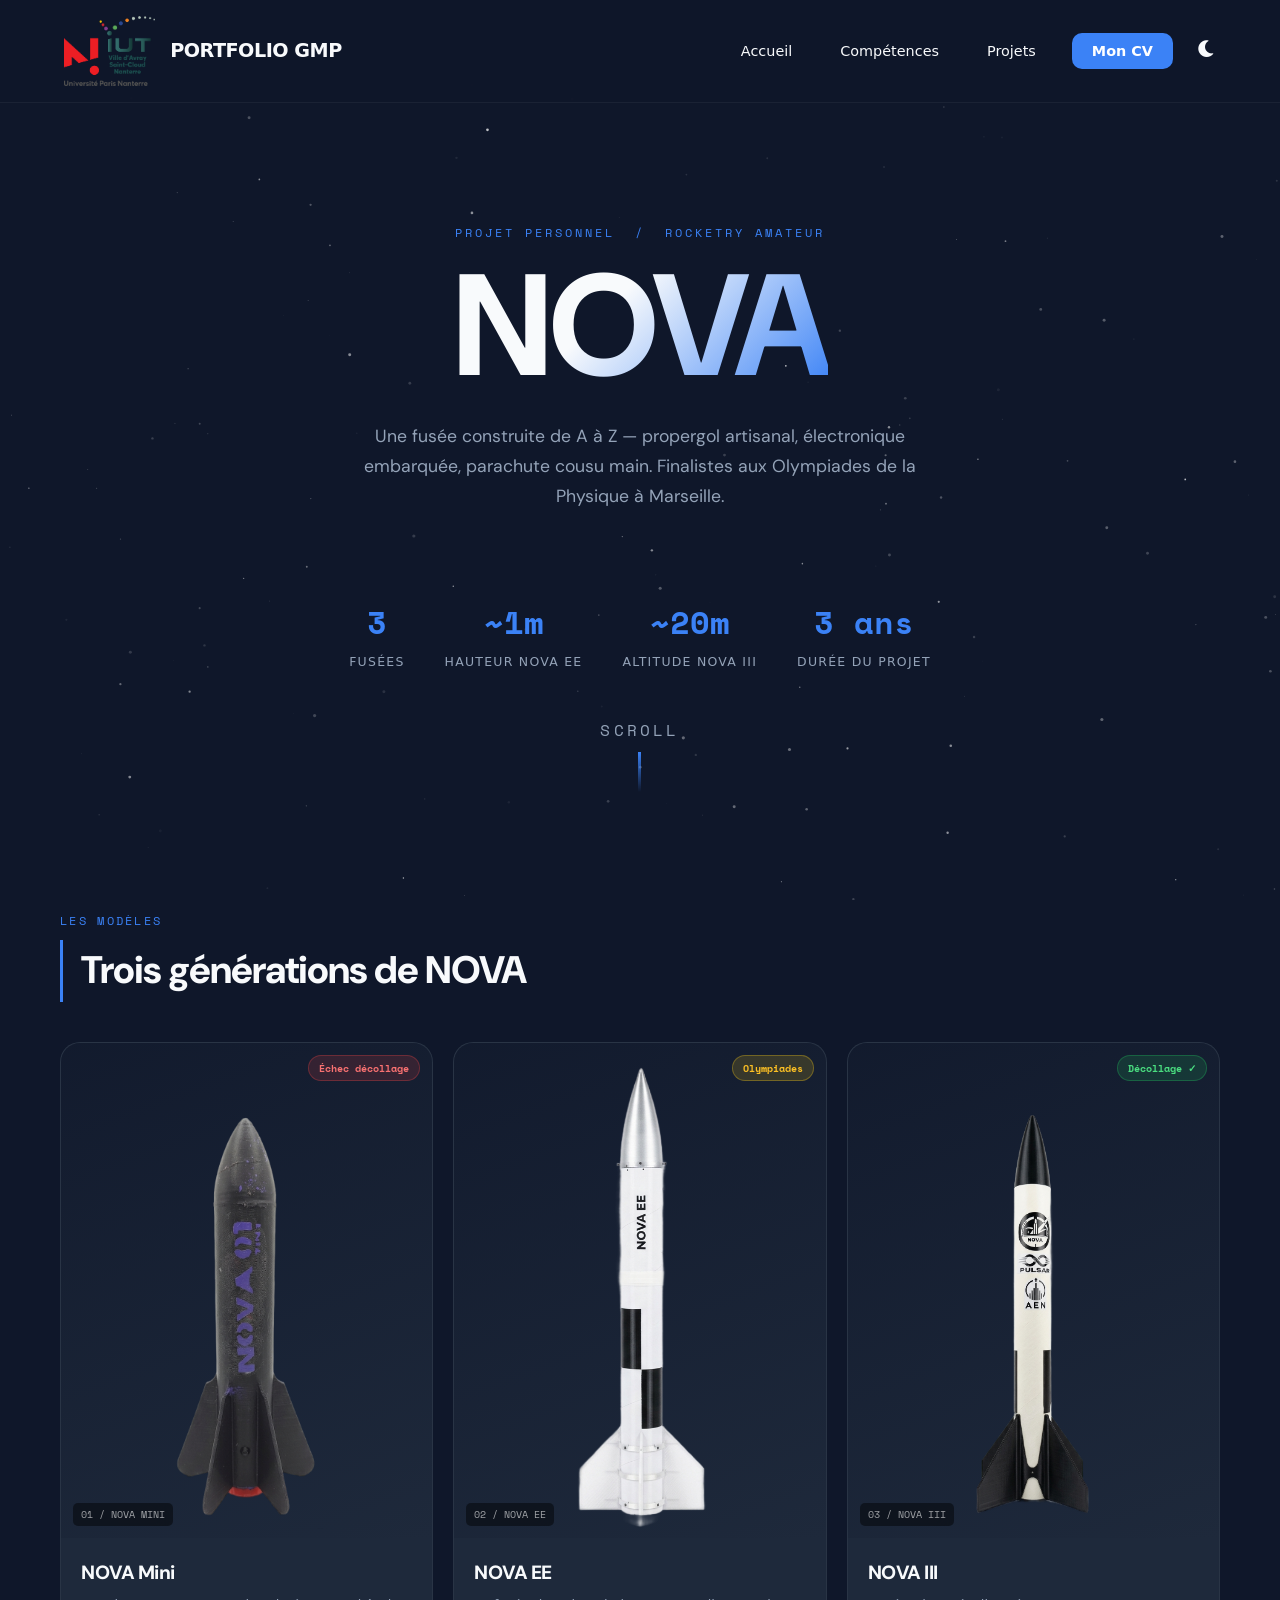
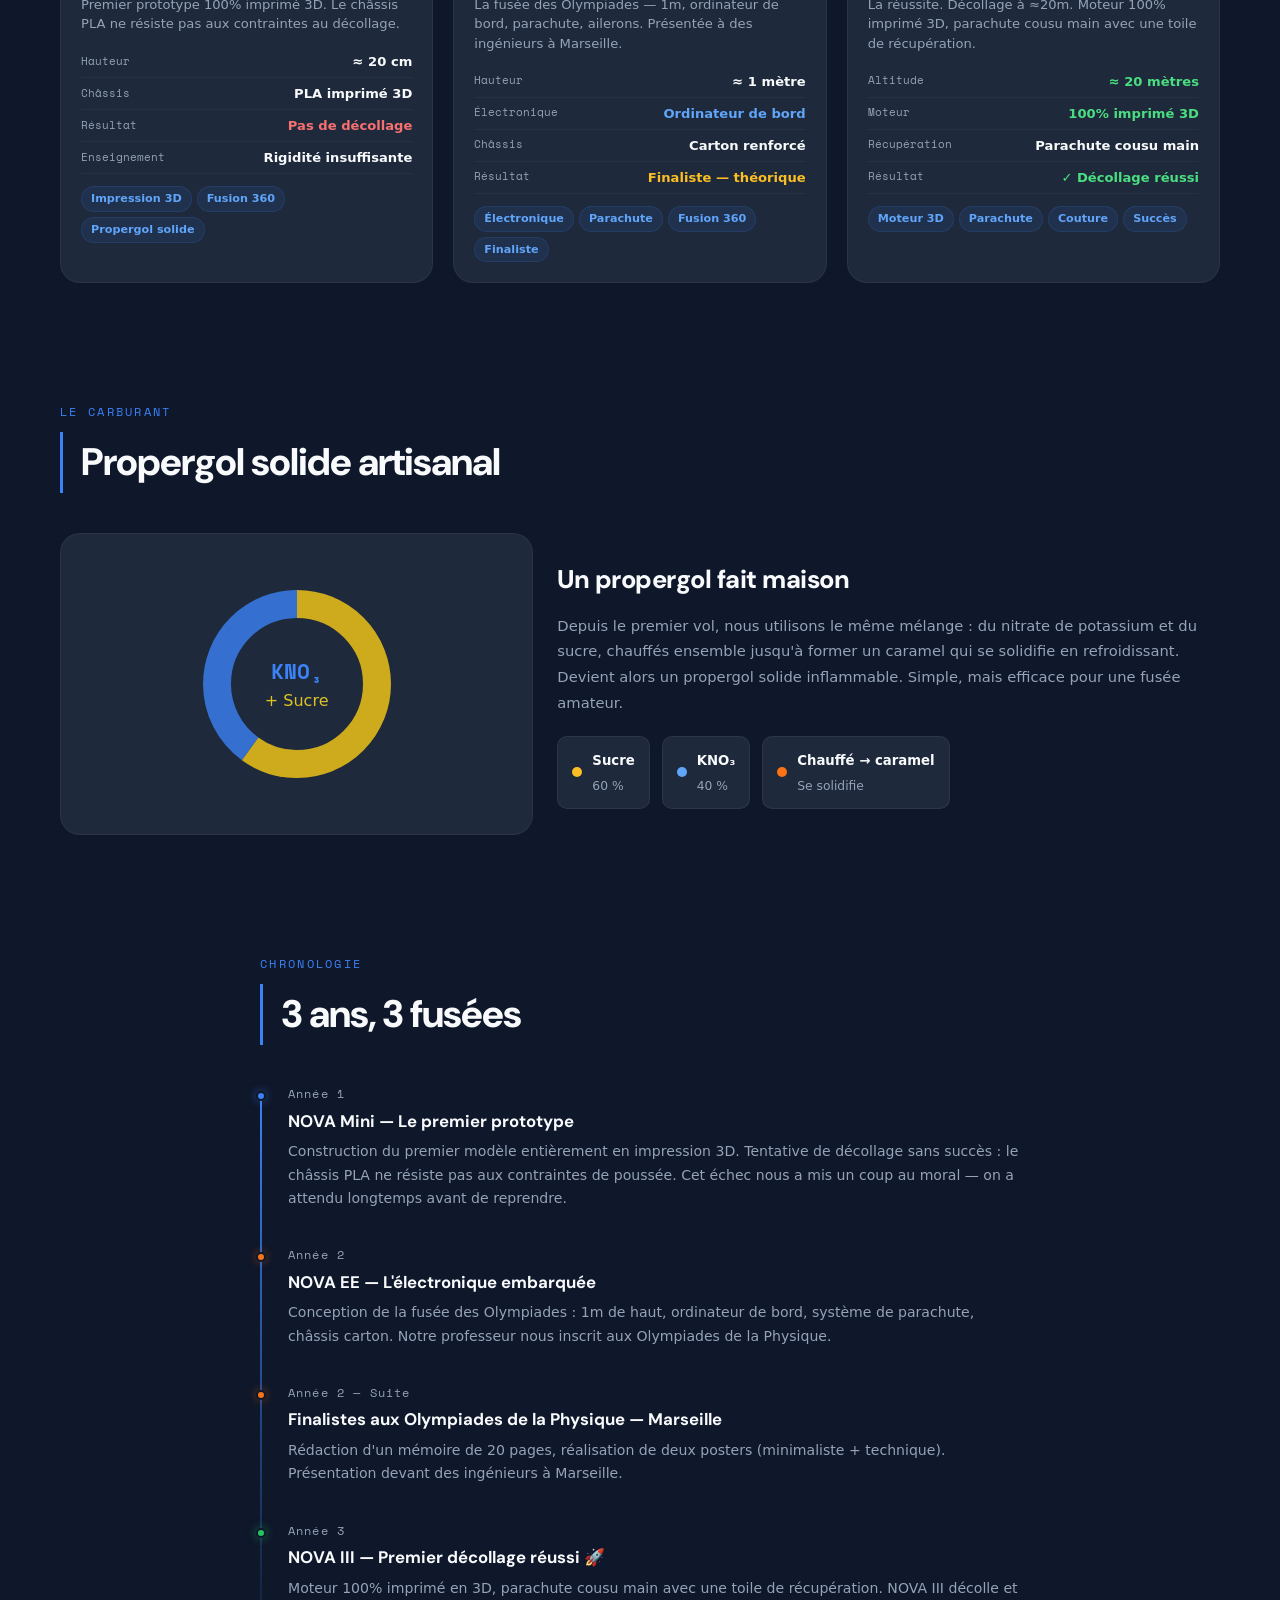
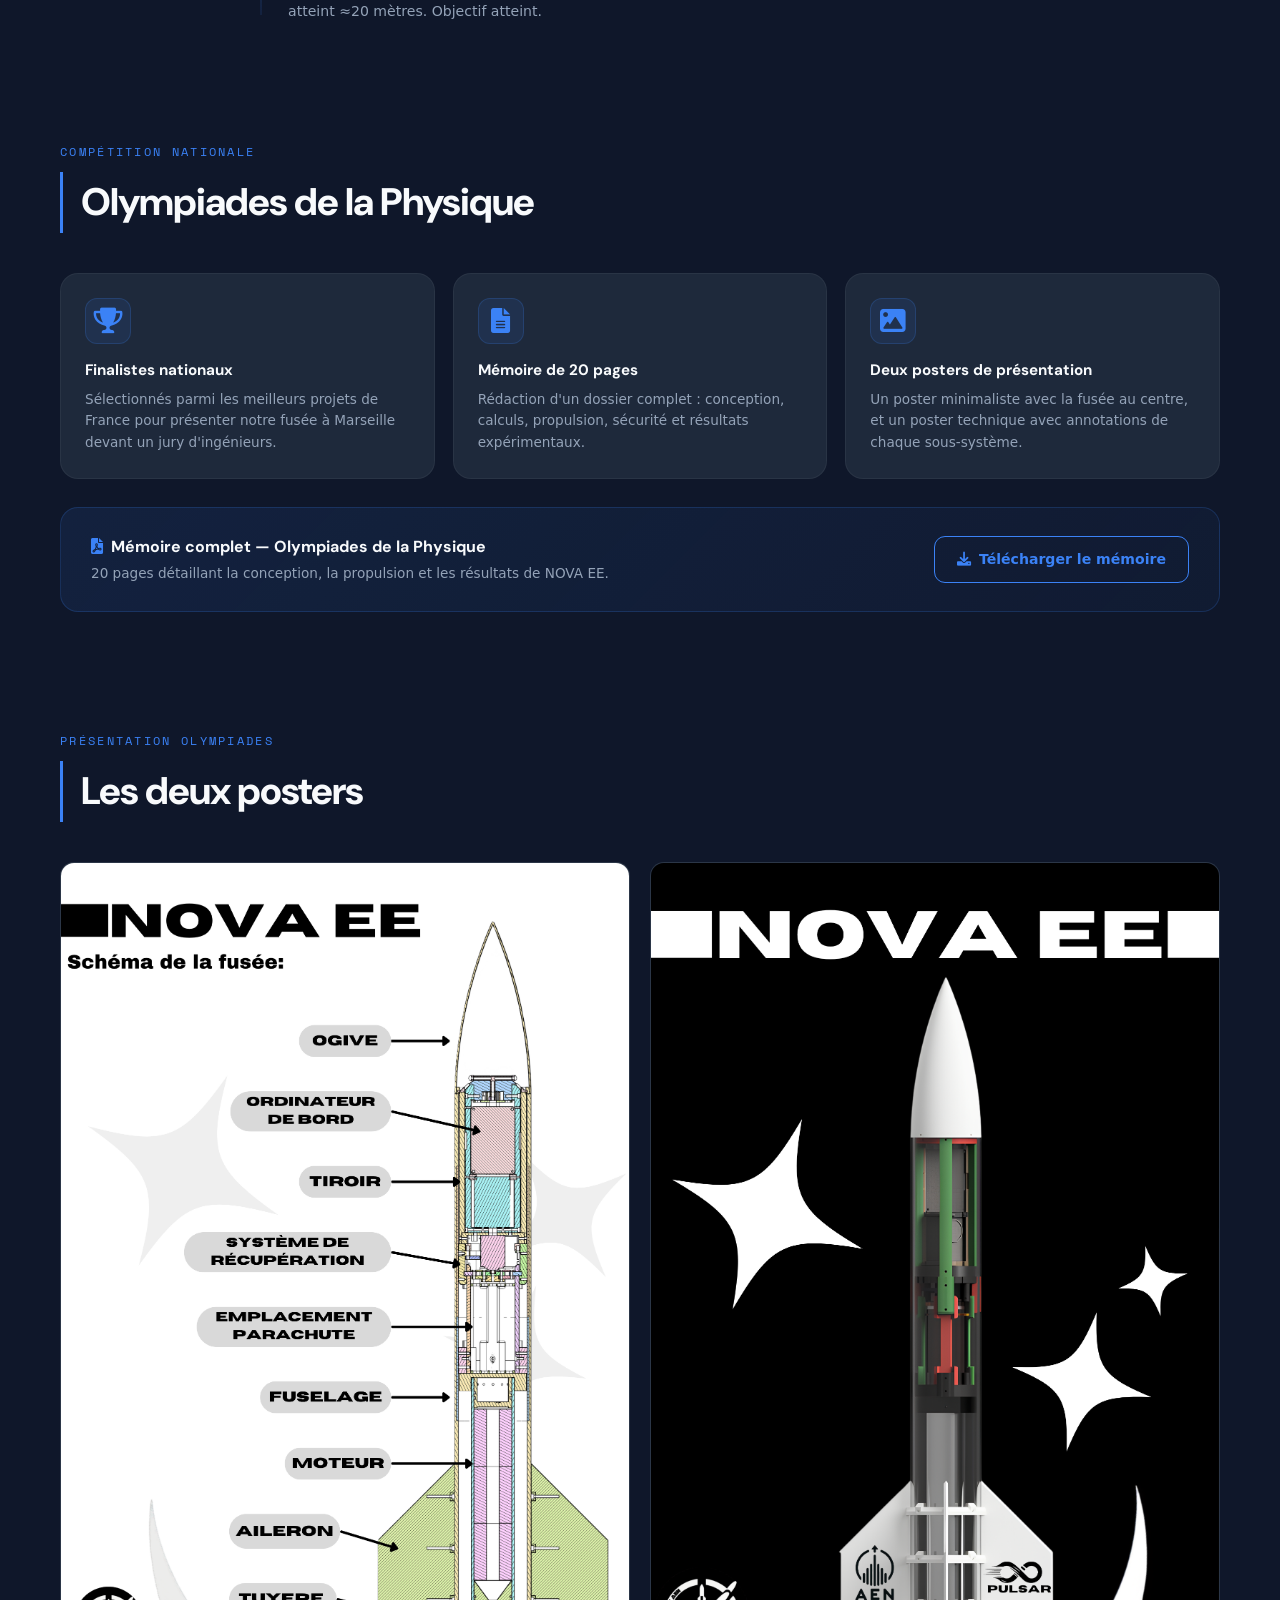
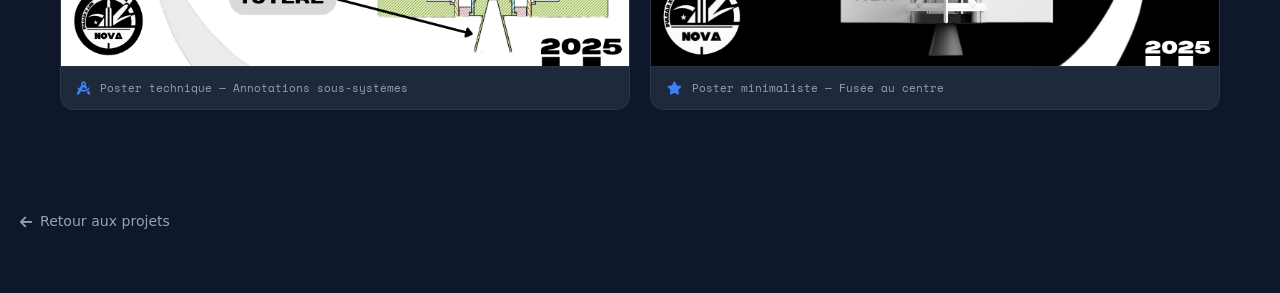
<file: common/projects/projet-nova/projet-nova.html>
<!DOCTYPE html>
<html lang="fr">
<head>
    <meta charset="UTF-8">
    <meta name="viewport" content="width=device-width, initial-scale=1.0">
    <title>Projet NOVA | Enzo Sanchez Sartori</title>
    <link rel="stylesheet" href="https://cdnjs.cloudflare.com/ajax/libs/font-awesome/6.0.0/css/all.min.css">
    <link rel="preconnect" href="https://fonts.googleapis.com">
    <link href="https://fonts.googleapis.com/css2?family=Space+Mono:wght@400;700&family=DM+Sans:wght@300;400;600;800&display=swap" rel="stylesheet">
    <script>
        if (localStorage.getItem("theme") === "light") {
            document.documentElement.classList.add("light-mode");
        }
    </script>
    <link rel="stylesheet" href="../../../style/main.css">
    <link rel="stylesheet" href="../../../style/page.css">
    <link rel="stylesheet" href="../../../style/responsive.css">
    <link rel="stylesheet" href="../../../style/ui.css">

    <style>
        /* ===== VARIABLES NOVA ===== */
        :root {
            --nova-accent: #3b82f6;
            --nova-glow: rgba(59,130,246,0.5);
            --nova-orange: #f97316;
            --nova-orange-glow: rgba(249,115,22,0.4);
            --nova-red: #ef4444;
            --nova-green: #22c55e;
        }

        #star-canvas {
            position: fixed;
            top: 0; left: 0;
            width: 100%; height: 100%;
            z-index: 0;
            pointer-events: none;
            opacity: 1;
        }
        .light-mode #star-canvas { opacity: 0.08; }
        nav, section { position: relative; z-index: 1; }

        /* ===== HERO ===== */
        .nova-hero {
            min-height: 50vh;
            display: flex;
            flex-direction: column;
            align-items: center;
            justify-content: center;
            text-align: center;
            padding: 120px 20px 60px;
        }

        .nova-eyebrow {
            font-family: 'Space Mono', monospace;
            font-size: 0.75rem;
            letter-spacing: 0.25em;
            color: var(--nova-accent);
            text-transform: uppercase;
            margin-bottom: 20px;
            opacity: 0;
            transform: translateY(20px);
            animation: fadeUp 0.8s ease 0.2s forwards;
        }

        .nova-title {
            font-family: 'DM Sans', sans-serif;
            font-size: clamp(4rem, 14vw, 9rem);
            font-weight: 800;
            line-height: 0.9;
            letter-spacing: -4px;
            margin-bottom: 30px;
            opacity: 0;
            transform: translateY(30px);
            animation: fadeUp 0.9s ease 0.4s forwards;
        }

        .nova-title span {
            display: block;
            background: linear-gradient(135deg, var(--text-main) 40%, var(--nova-accent));
            -webkit-background-clip: text;
            -webkit-text-fill-color: transparent;
            background-clip: text;
        }

        .nova-subtitle {
            font-family: 'DM Sans', sans-serif;
            font-size: 1.1rem;
            color: var(--text-sub);
            max-width: 560px;
            line-height: 1.7;
            margin-bottom: 40px;
            opacity: 0;
            transform: translateY(20px);
            animation: fadeUp 0.9s ease 0.6s forwards;
        }

        .nova-stats {
            display: flex;
            gap: 40px;
            flex-wrap: wrap;
            justify-content: center;
            opacity: 0;
            transform: translateY(20px);
            animation: fadeUp 0.9s ease 0.8s forwards;
            padding: 45px;
        }

        .nova-stat-value {
            font-family: 'Space Mono', monospace;
            font-size: 2rem;
            font-weight: 700;
            color: var(--nova-accent);
            display: block;
        }

        .nova-stat-label {
            font-size: 0.78rem;
            color: var(--text-sub);
            text-transform: uppercase;
            letter-spacing: 0.1em;
        }

        .scroll-indicator {
            
            bottom: 20px;
            left: 50%;
            transform: translateY(50%);
            display: flex;
            flex-direction: column;
            align-items: center;
            gap: 8px;
            opacity: 0;
            animation: fadeUp 1s ease 1.2s forwards;
        }

        .scroll-indicator span {
            font-family: 'Space Mono', monospace;
            font-size: 1rem;
            letter-spacing: 0.2em;
            color: var(--text-sub);
            text-transform: uppercase;
        }

        .scroll-line {
            width: 3px;
            height: 40px;
            background: linear-gradient(to bottom, var(--nova-accent), transparent);
            animation: scrollPulse 2s ease infinite;
        }

        /* ===== SECTIONS ===== */
        .section-label {
            font-family: 'Space Mono', monospace;
            font-size: 0.72rem;
            letter-spacing: 0.2em;
            color: var(--nova-accent);
            text-transform: uppercase;
            margin-bottom: 10px;
        }

        .section-title {
            font-family: 'DM Sans', sans-serif;
            font-size: clamp(1.6rem, 3.5vw, 2.4rem);
            font-weight: 800;
            letter-spacing: -1px;
            margin-bottom: 40px;
            border-left: 3px solid var(--nova-accent);
            padding-left: 18px;
        }

        /* ===== FUSÉES ===== */
        .rockets-section {
            padding: 60px 20px;
            max-width: 1200px;
            margin: 0 auto;
        }

        .rockets-grid {
            display: grid;
            grid-template-columns: repeat(3, 1fr);
            gap: 20px;
        }

        .rocket-card {
            background: var(--bg-card);
            border-radius: 20px;
            border: 1px solid rgba(255,255,255,0.05);
            overflow: hidden;
            transition: transform 0.4s ease, box-shadow 0.4s ease, border-color 0.4s ease;
            opacity: 0;
            transform: translateY(40px);
        }

        .rocket-card.revealed { opacity: 1; transform: translateY(0); }
        .rocket-card:nth-child(1) { transition-delay: 0s; }
        .rocket-card:nth-child(2) { transition-delay: 0.12s; }
        .rocket-card:nth-child(3) { transition-delay: 0.24s; }

        .rocket-card:hover {
            transform: translateY(-8px);
            box-shadow: 0 20px 45px var(--nova-glow);
            border-color: rgba(59,130,246,0.3);
        }

        .rocket-viewer {
            width: 100%;
            aspect-ratio: 3/4;
            background: linear-gradient(160deg, rgba(15,23,42,0.8), rgba(30,41,59,0.6));
            position: relative;
            overflow: hidden;
        }

        .rocket-photo {
            width: 100%;
            height: 100%;
            object-fit: cover;
            display: block;
            transition: transform 0.5s ease;
        }
        .rocket-card:hover .rocket-photo { transform: scale(1.04); }

        /* L'overlay 3D n'apparaît QUE si la carte a la classe .has-model */
        .rocket-3d-overlay {
            position: absolute;
            inset: 0;
            background: rgba(15,23,42,0.82);
            display: flex;
            flex-direction: column;
            align-items: center;
            justify-content: center;
            gap: 10px;
            opacity: 0;
            transition: opacity 0.3s ease;
            backdrop-filter: blur(4px);
            cursor: pointer;
        }
        .rocket-card.has-model:hover .rocket-3d-overlay { opacity: 1; }
        .rocket-3d-overlay i   { font-size: 2rem; color: var(--nova-accent); }
        .rocket-3d-overlay span {
            font-family: 'Space Mono', monospace;
            font-size: 0.72rem;
            color: white;
            letter-spacing: 0.06em;
        }

        .rocket-badge {
            position: absolute;
            top: 12px; right: 12px;
            padding: 4px 10px;
            border-radius: 99px;
            font-family: 'Space Mono', monospace;
            font-size: 0.65rem;
            font-weight: 700;
        }
        .badge-fail    { background:rgba(239,68,68,0.15);  color:#f87171; border:1px solid rgba(239,68,68,0.3); }
        .badge-theory  { background:rgba(250,204,21,0.15); color:#fbbf24; border:1px solid rgba(250,204,21,0.3); }
        .badge-success { background:rgba(34,197,94,0.15);  color:#4ade80; border:1px solid rgba(34,197,94,0.3); }

        .rocket-number {
            position: absolute;
            bottom: 12px; left: 12px;
            font-family: 'Space Mono', monospace;
            font-size: 0.65rem;
            color: rgba(255,255,255,0.6);
            background: rgba(0,0,0,0.45);
            padding: 3px 8px;
            border-radius: 5px;
            backdrop-filter: blur(8px);
        }

        .rocket-body { padding: 20px; }

        .rocket-name {
            font-family: 'DM Sans', sans-serif;
            font-size: 1.2rem;
            font-weight: 800;
            letter-spacing: -0.5px;
            margin-bottom: 6px;
        }

        .rocket-tagline {
            font-size: 0.82rem;
            color: var(--text-sub);
            margin-bottom: 12px;
            line-height: 1.5;
        }

        .rocket-specs { display: flex; flex-direction: column; margin-bottom: 12px; }

        .spec-row {
            display: flex;
            justify-content: space-between;
            align-items: center;
            padding: 5px 0;
            border-bottom: 1px solid rgba(255,255,255,0.04);
            font-size: 0.8rem;
        }
        .light-mode .spec-row { border-bottom-color: rgba(0, 0, 0, 0.06); }
        .spec-key { color: var(--text-sub); font-family: 'Space Mono', monospace; font-size: 0.68rem; }
        .spec-val { font-weight: 600; font-size: 0.82rem; }

        .rocket-tags { display: flex; flex-wrap: wrap; gap: 5px; }
        .rocket-tags span {
            background: rgba(59,130,246,0.1);
            color: #60a5fa;
            padding: 3px 9px;
            border-radius: 99px;
            font-size: 0.7rem;
            font-weight: 600;
            border: 1px solid rgba(59,130,246,0.15);
        }

        /* ===== PROPERGOL ===== */
        .propellant-section {
            padding: 60px 20px;
            max-width: 1200px;
            margin: 0 auto;
        }

        .propellant-grid {
            display: grid;
            grid-template-columns: 1fr 1.4fr;
            gap: 24px;
            align-items: center;
        }

        .propellant-visual {
            background: var(--bg-card);
            border-radius: 20px;
            border: 1px solid rgba(255,255,255,0.05);
            padding: 40px 20px;
            display: flex;
            align-items: center;
            justify-content: center;
        }

        .donut-wrap {
            position: relative;
            width: 220px;
            height: 220px;
        }

        .donut-wrap svg {
            width: 100%;
            height: 100%;
            transform: rotate(-90deg);
        }

        .donut-center {
            position: absolute;
            inset: 0;
            display: flex;
            flex-direction: column;
            align-items: center;
            justify-content: center;
            text-align: center;
        }

        .donut-center span:first-child {
            font-family: 'Space Mono', monospace;
            font-size: 1.3rem;
            font-weight: 700;
            color: var(--nova-accent);
        }

        .donut-center span:last-child {
            font-size: 1rem;
            color: rgba(255,222,33,0.85);
        }

        .propellant-info h3 {
            font-family: 'DM Sans', sans-serif;
            font-size: 1.6rem;
            font-weight: 800;
            letter-spacing: -0.5px;
            margin-bottom: 12px;
        }

        .propellant-info p {
            color: var(--text-sub);
            font-size: 0.92rem;
            line-height: 1.75;
            margin-bottom: 20px;
        }

        .propellant-formula { display: flex; gap: 12px; flex-wrap: wrap; }

        .formula-chip {
            display: flex;
            align-items: center;
            gap: 10px;
            background: var(--bg-card);
            border: 1px solid rgba(255,255,255,0.06);
            border-radius: 10px;
            padding: 10px 14px;
        }

        .formula-dot { width: 10px; height: 10px; border-radius: 50%; flex-shrink: 0; }
        .formula-chip span { font-size: 0.83rem; font-weight: 600; }
        .formula-chip em { font-style: normal; color: var(--text-sub); font-size: 0.77rem; }

        /* ===== TIMELINE ===== */
        .timeline-section {
            padding: 60px 20px;
            max-width: 800px;
            margin: 0 auto;
        }

        .timeline { position: relative; padding-left: 28px; }

        .timeline::before {
            content: '';
            position: absolute;
            left: 0; top: 8px; bottom: 8px;
            width: 2px;
            background: linear-gradient(to bottom, var(--nova-accent), rgba(59,130,246,0.1));
        }

        .timeline-item {
            position: relative;
            padding-bottom: 36px;
            opacity: 0;
            transform: translateX(-16px);
            transition: opacity 0.6s ease, transform 0.6s ease;
        }
        .timeline-item.revealed { opacity: 1; transform: translateX(0); }
        .timeline-item:last-child { padding-bottom: 0; }

        .timeline-dot {
            position: absolute;
            left: -32px; top: 6px;
            width: 10px; height: 10px;
            border-radius: 50%;
            background: var(--nova-accent);
            border: 2px solid var(--bg-body);
            box-shadow: 0 0 10px var(--nova-glow);
        }
        .timeline-dot--orange { background: var(--nova-orange); box-shadow: 0 0 10px var(--nova-orange-glow); }
        .timeline-dot--green  { background: var(--nova-green);  box-shadow: 0 0 10px rgba(34,197,94,0.5); }

        .timeline-date {
            font-family: 'Space Mono', monospace;
            font-size: 0.72rem;
            color: var(--text-sub);
            letter-spacing: 0.1em;
            margin-bottom: 4px;
        }

        .timeline-event {
            font-family: 'DM Sans', sans-serif;
            font-size: 1.05rem;
            font-weight: 700;
            margin-bottom: 6px;
        }

        .timeline-desc {
            font-size: 0.88rem;
            color: var(--text-sub);
            line-height: 1.65;
        }

        /* ===== OLYMPIADES ===== */
        .olympiad-section {
            padding: 60px 20px;
            max-width: 1200px;
            margin: 0 auto;
        }

        .olympiad-grid {
            display: grid;
            grid-template-columns: repeat(3, 1fr);
            gap: 18px;
            margin-bottom: 28px;
        }

        .olympiad-card {
            background: var(--bg-card);
            border-radius: 18px;
            padding: 24px;
            border: 1px solid rgba(255,255,255,0.05);
            opacity: 0;
            transform: translateY(24px);
            transition: opacity 0.6s ease, transform 0.6s ease, box-shadow 0.3s ease;
        }
        .olympiad-card.revealed { opacity: 1; transform: translateY(0); }
        .olympiad-card:nth-child(1) { transition-delay: 0s; }
        .olympiad-card:nth-child(2) { transition-delay: 0.1s; }
        .olympiad-card:nth-child(3) { transition-delay: 0.2s; }
        .olympiad-card:hover { box-shadow: 0 12px 30px var(--nova-glow); }

        .olympiad-card i {
            font-size: 1.6rem;
            color: var(--nova-accent);
            background: rgba(59,130,246,0.1);
            width: 46px; height: 46px;
            display: flex; align-items: center; justify-content: center;
            border-radius: 12px;
            border: 1px solid rgba(59,130,246,0.2);
            margin-bottom: 14px;
        }

        .olympiad-card h4 {
            font-family: 'DM Sans', sans-serif;
            font-size: 0.95rem;
            font-weight: 700;
            margin-bottom: 6px;
        }

        .olympiad-card p { font-size: 0.85rem; color: var(--text-sub); line-height: 1.6; }

        .memoire-cta {
            background: linear-gradient(135deg, rgba(59,130,246,0.1), rgba(59,130,246,0.04));
            border: 1px solid rgba(59,130,246,0.2);
            border-radius: 18px;
            padding: 26px 30px;
            display: flex;
            align-items: center;
            justify-content: space-between;
            gap: 20px;
            flex-wrap: wrap;
        }

        .memoire-cta div h4 {
            font-family: 'DM Sans', sans-serif;
            font-size: 1rem;
            font-weight: 700;
            margin-bottom: 4px;
        }

        .memoire-cta div p { font-size: 0.85rem; color: var(--text-sub); }

        .btn-outline {
            display: inline-flex;
            align-items: center;
            gap: 8px;
            padding: 11px 22px;
            border-radius: 11px;
            border: 1.5px solid var(--nova-accent);
            color: var(--nova-accent) !important;
            font-weight: 700;
            font-size: 0.88rem;
            white-space: nowrap;
            transition: background 0.3s ease, transform 0.2s ease;
        }
        .btn-outline:hover { background: rgba(59,130,246,0.1); transform: translateY(-2px); }

        /* ===== POSTERS ===== */
        .gallery-section {
            padding: 60px 20px 80px;
            max-width: 1200px;
            margin: 0 auto;
        }

        /* 2 colonnes côte à côte, hauteur naturelle des images */
        .posters-grid {
            display: grid;
            grid-template-columns: 1fr 1fr;
            gap: 20px;
            align-items: start;
        }

        .poster-item {
            border-radius: 14px;
            overflow: hidden;
            background: var(--bg-card);
            border: 1px solid rgba(255,255,255,0.06);
            transition: transform 0.4s ease, box-shadow 0.4s ease;
        }

        .poster-item:hover {
            transform: translateY(-5px);
            box-shadow: 0 18px 40px var(--nova-glow);
        }

        /* L'image prend toute la largeur, hauteur naturelle (pas d'aspect-ratio forcé) */
        .poster-item img {
            width: 100%;
            height: auto;
            display: block;
            transition: transform 0.5s ease;
        }
        .poster-item:hover img { transform: scale(1.02); }

        .poster-caption {
            padding: 12px 16px;
            display: flex;
            align-items: center;
            gap: 10px;
            border-top: 1px solid rgba(255,255,255,0.04);
        }
        .light-mode .poster-caption { border-top-color: rgba(0,0,0,0.05); }

        .poster-caption i { font-size: 0.82rem; color: var(--nova-accent); }
        .poster-caption span {
            font-family: 'Space Mono', monospace;
            font-size: 0.7rem;
            color: var(--text-sub);
        }

        /* ===== RETOUR ===== */
        .nova-back {
            display: inline-flex;
            align-items: center;
            gap: 8px;
            font-size: 0.88rem;
            color: var(--text-sub);
            margin: 20px 20px 60px;
            transition: color 0.3s ease;
        }
        .nova-back:hover { color: var(--nova-accent); }

        .light-mode {
    --bg-body: #a0d9ff28; /* Un bleu ciel très léger */
    background-color: var(--bg-body);
}

        /* ===== ANIMATIONS ===== */
        @keyframes fadeUp {
            to { opacity: 1; transform: translateY(0); }
        }
        @keyframes scrollPulse {
            0%, 100% { opacity: 1; }
            50% { opacity: 0.3; }
        }

        /* ===== RESPONSIVE ===== */
        @media (max-width: 900px) {
            .rockets-grid, .olympiad-grid { grid-template-columns: 1fr 1fr; }
            .propellant-grid { grid-template-columns: 1fr; }
        }
        @media (max-width: 600px) {
            .rockets-grid, .olympiad-grid, .posters-grid { grid-template-columns: 1fr; }
            .nova-stats { gap: 20px; }
            .memoire-cta { flex-direction: column; }
        }
    </style>
</head>
<body>

<canvas id="star-canvas"></canvas>

<nav>
    <div class="nav-container">
        <a href="../../../index.html" class="logo">
            <img src="../../../common/Logo_IUT.png" alt="Logo IUT" class="nav-logo-img">
            <span>PORTFOLIO GMP</span>
        </a>
        <ul>
            <li><a href="../../../index.html">Accueil</a></li>
            <li><a href="../../../competences.html">Compétences</a></li>
            <li><a href="../../../projets.html">Projets</a></li>
            <li><a href="../../../common/cv.pdf" target="_blank" class="btn-cv">Mon CV</a></li>
            <li><button id="theme-toggle" class="theme-btn"><i class="fa-solid fa-moon"></i></button></li>
        </ul>
    </div>
</nav>

<!-- HERO -->
<section class="nova-hero">
    <p class="nova-eyebrow">Projet Personnel &nbsp;/&nbsp; Rocketry Amateur</p>
    <h1 class="nova-title"><span>NOVA</span></h1>
    <p class="nova-subtitle">
        Une fusée construite de A à Z — propergol artisanal, électronique embarquée,
        parachute cousu main. Finalistes aux Olympiades de la Physique à Marseille.
    </p>
    <div class="nova-stats">
        <div class="nova-stat">
            <span class="nova-stat-value">3</span>
            <span class="nova-stat-label">Fusées</span>
        </div>
        <div class="nova-stat">
            <span class="nova-stat-value">~1m</span>
            <span class="nova-stat-label">Hauteur NOVA EE</span>
        </div>
        <div class="nova-stat">
            <span class="nova-stat-value">~20m</span>
            <span class="nova-stat-label">Altitude NOVA III</span>
        </div>
        <div class="nova-stat">
            <span class="nova-stat-value">3 ans</span>
            <span class="nova-stat-label">Durée du projet</span>
        </div>
    </div>
    <div class="scroll-indicator">
        <span>Scroll</span>
        <div class="scroll-line"></div>
    </div>
</section>

<!-- ===== LES 3 FUSÉES ===== -->
<section class="rockets-section">
    <p class="section-label">Les modèles</p>
    <h2 class="section-title">Trois générations de NOVA</h2>

    <div class="rockets-grid">

        <!-- NOVA MINI
             Pour activer le viewer 3D au hover :
             1. Ajoute "has-model" à la classe de cette div
             2. Lis les instructions en bas du fichier (section MODÈLES 3D)
        -->
        <div class="rocket-card" data-reveal>
            <div class="rocket-viewer">
                <img class="rocket-photo" src="nova-mini.png" alt="NOVA Mini">
                <span class="rocket-badge badge-fail">Échec décollage</span>
                <span class="rocket-number">01 / NOVA MINI</span>
                <div class="rocket-3d-overlay">
                    <i class="fa-solid fa-cube"></i>
                    <span>Modèle 3D disponible</span>
                </div>
            </div>
            <div class="rocket-body">
                <h3 class="rocket-name">NOVA Mini</h3>
                <p class="rocket-tagline">Premier prototype 100% imprimé 3D. Le châssis PLA ne résiste pas aux contraintes au décollage.</p>
                <div class="rocket-specs">
                    <div class="spec-row">
                        <span class="spec-key">Hauteur</span>
                        <span class="spec-val">≈ 20 cm</span>
                    </div>
                    <div class="spec-row">
                        <span class="spec-key">Châssis</span>
                        <span class="spec-val">PLA imprimé 3D</span>
                    </div>
                    <div class="spec-row">
                        <span class="spec-key">Résultat</span>
                        <span class="spec-val" style="color:#f87171;">Pas de décollage</span>
                    </div>
                    <div class="spec-row">
                        <span class="spec-key">Enseignement</span>
                        <span class="spec-val">Rigidité insuffisante</span>
                    </div>
                </div>
                <div class="rocket-tags">
                    <span>Impression 3D</span>
                    <span>Fusion 360</span>
                    <span>Propergol solide</span>
                </div>
            </div>
        </div>

        <!-- NOVA EE -->
        <div class="rocket-card" data-reveal>
            <div class="rocket-viewer">
                <img class="rocket-photo" src="nova-ee.png" alt="NOVA EE">
                <span class="rocket-badge badge-theory">Olympiades</span>
                <span class="rocket-number">02 / NOVA EE</span>
                <div class="rocket-3d-overlay">
                    <i class="fa-solid fa-cube"></i>
                    <span>Modèle 3D disponible</span>
                </div>
            </div>
            <div class="rocket-body">
                <h3 class="rocket-name">NOVA EE</h3>
                <p class="rocket-tagline">La fusée des Olympiades — 1m, ordinateur de bord, parachute, ailerons. Présentée à des ingénieurs à Marseille.</p>
                <div class="rocket-specs">
                    <div class="spec-row">
                        <span class="spec-key">Hauteur</span>
                        <span class="spec-val">≈ 1 mètre</span>
                    </div>
                    <div class="spec-row">
                        <span class="spec-key">Électronique</span>
                        <span class="spec-val" style="color:#60a5fa;">Ordinateur de bord</span>
                    </div>
                    <div class="spec-row">
                        <span class="spec-key">Châssis</span>
                        <span class="spec-val">Carton renforcé</span>
                    </div>
                    <div class="spec-row">
                        <span class="spec-key">Résultat</span>
                        <span class="spec-val" style="color:#fbbf24;">Finaliste — théorique</span>
                    </div>
                </div>
                <div class="rocket-tags">
                    <span>Électronique</span>
                    <span>Parachute</span>
                    <span>Fusion 360</span>
                    <span>Finaliste</span>
                </div>
            </div>
        </div>

        <!-- NOVA III -->
        <div class="rocket-card" data-reveal>
            <div class="rocket-viewer">
                <img class="rocket-photo" src="nova-iii.png" alt="NOVA III">
                <span class="rocket-badge badge-success">Décollage ✓</span>
                <span class="rocket-number">03 / NOVA III</span>
                <div class="rocket-3d-overlay">
                    <i class="fa-solid fa-cube"></i>
                    <span>Modèle 3D disponible</span>
                </div>
            </div>
            <div class="rocket-body">
                <h3 class="rocket-name">NOVA III</h3>
                <p class="rocket-tagline">La réussite. Décollage à ≈20m. Moteur 100% imprimé 3D, parachute cousu main avec une toile de récupération.</p>
                <div class="rocket-specs">
                    <div class="spec-row">
                        <span class="spec-key">Altitude</span>
                        <span class="spec-val" style="color:#4ade80;">≈ 20 mètres</span>
                    </div>
                    <div class="spec-row">
                        <span class="spec-key">Moteur</span>
                        <span class="spec-val" style="color:#4ade80;">100% imprimé 3D</span>
                    </div>
                    <div class="spec-row">
                        <span class="spec-key">Récupération</span>
                        <span class="spec-val">Parachute cousu main</span>
                    </div>
                    <div class="spec-row">
                        <span class="spec-key">Résultat</span>
                        <span class="spec-val" style="color:#4ade80;">✓ Décollage réussi</span>
                    </div>
                </div>
                <div class="rocket-tags">
                    <span>Moteur 3D</span>
                    <span>Parachute</span>
                    <span>Couture</span>
                    <span>Succès</span>
                </div>
            </div>
        </div>

    </div>
</section>

<!-- ===== PROPERGOL ===== -->
<section class="propellant-section">
    <p class="section-label">Le carburant</p>
    <h2 class="section-title">Propergol solide artisanal</h2>

    <div class="propellant-grid">
        <div class="propellant-visual">
            <div class="donut-wrap">
                <svg viewBox="0 0 220 220">
                    <circle cx="110" cy="110" r="80" fill="none"
                        stroke="rgba(250,204,21,0.8)" stroke-width="28"
                        stroke-dasharray="301 502" stroke-dashoffset="0"/>
                    <circle cx="110" cy="110" r="80" fill="none"
                        stroke="rgba(59,130,246,0.8)" stroke-width="28"
                        stroke-dasharray="201 502" stroke-dashoffset="-301"/>
                </svg>
                <div class="donut-center">
                    <span>KNO₃</span>
                    <span>+ Sucre</span>
                </div>
            </div>
        </div>

        <div class="propellant-info">
            <h3>Un propergol fait maison</h3>
            <p>
                Depuis le premier vol, nous utilisons le même mélange : du nitrate de potassium
                et du sucre, chauffés ensemble jusqu'à former un caramel qui se solidifie en
                refroidissant. Devient alors un propergol solide inflammable.
                Simple, mais efficace pour une fusée amateur.
            </p>
            <div class="propellant-formula">
                <div class="formula-chip">
                    <div class="formula-dot" style="background:#fbbf24;"></div>
                    <div><span>Sucre</span><br><em>60 %</em></div>
                </div>
                <div class="formula-chip">
                    <div class="formula-dot" style="background:#60a5fa;"></div>
                    <div><span>KNO₃</span><br><em>40 %</em></div>
                </div>
                <div class="formula-chip">
                    <div class="formula-dot" style="background:#f97316;"></div>
                    <div><span>Chauffé → caramel</span><br><em>Se solidifie</em></div>
                </div>
            </div>
        </div>
    </div>
</section>

<!-- ===== TIMELINE ===== -->
<section class="timeline-section">
    <p class="section-label">Chronologie</p>
    <h2 class="section-title" style="padding-left:18px;">3 ans, 3 fusées</h2>

    <div class="timeline">
        <div class="timeline-item" data-reveal>
            <div class="timeline-dot"></div>
            <p class="timeline-date">Année 1</p>
            <h3 class="timeline-event">NOVA Mini — Le premier prototype</h3>
            <p class="timeline-desc">Construction du premier modèle entièrement en impression 3D. Tentative de décollage sans succès : le châssis PLA ne résiste pas aux contraintes de poussée. Cet échec nous a mis un coup au moral — on a attendu longtemps avant de reprendre.</p>
        </div>

        <div class="timeline-item" data-reveal>
            <div class="timeline-dot timeline-dot--orange"></div>
            <p class="timeline-date">Année 2</p>
            <h3 class="timeline-event">NOVA EE — L'électronique embarquée</h3>
            <p class="timeline-desc">Conception de la fusée des Olympiades : 1m de haut, ordinateur de bord, système de parachute, châssis carton. Notre professeur nous inscrit aux Olympiades de la Physique.</p>
        </div>

        <div class="timeline-item" data-reveal>
            <div class="timeline-dot timeline-dot--orange"></div>
            <p class="timeline-date">Année 2 — Suite</p>
            <h3 class="timeline-event">Finalistes aux Olympiades de la Physique — Marseille</h3>
            <p class="timeline-desc">Rédaction d'un mémoire de 20 pages, réalisation de deux posters (minimaliste + technique). Présentation devant des ingénieurs à Marseille.</p>
        </div>

        <div class="timeline-item" data-reveal>
            <div class="timeline-dot timeline-dot--green"></div>
            <p class="timeline-date">Année 3</p>
            <h3 class="timeline-event">NOVA III — Premier décollage réussi 🚀</h3>
            <p class="timeline-desc">Moteur 100% imprimé en 3D, parachute cousu main avec une toile de récupération. NOVA III décolle et atteint ≈20 mètres. Objectif atteint.</p>
        </div>
    </div>
</section>

<!-- ===== OLYMPIADES ===== -->
<section class="olympiad-section">
    <p class="section-label">Compétition nationale</p>
    <h2 class="section-title">Olympiades de la Physique</h2>

    <div class="olympiad-grid">
        <div class="olympiad-card" data-reveal>
            <i class="fa-solid fa-trophy"></i>
            <h4>Finalistes nationaux</h4>
            <p>Sélectionnés parmi les meilleurs projets de France pour présenter notre fusée à Marseille devant un jury d'ingénieurs.</p>
        </div>
        <div class="olympiad-card" data-reveal>
            <i class="fa-solid fa-file-lines"></i>
            <h4>Mémoire de 20 pages</h4>
            <p>Rédaction d'un dossier complet : conception, calculs, propulsion, sécurité et résultats expérimentaux.</p>
        </div>
        <div class="olympiad-card" data-reveal>
            <i class="fa-solid fa-image"></i>
            <h4>Deux posters de présentation</h4>
            <p>Un poster minimaliste avec la fusée au centre, et un poster technique avec annotations de chaque sous-système.</p>
        </div>
    </div>

    <div class="memoire-cta">
        <div>
            <h4><i class="fa-solid fa-file-pdf" style="color:var(--nova-accent);margin-right:8px;"></i>Mémoire complet — Olympiades de la Physique</h4>
            <p>20 pages détaillant la conception, la propulsion et les résultats de NOVA EE.</p>
        </div>
        <a href="memoire-nova.pdf" class="btn-outline">
            <i class="fa-solid fa-download"></i> Télécharger le mémoire
        </a>
    </div>
</section>

<!-- ===== POSTERS CÔTE À CÔTE ===== -->
<section class="gallery-section">
    <p class="section-label">Présentation Olympiades</p>
    <h2 class="section-title">Les deux posters</h2>

    <div class="posters-grid">
        <div class="poster-item">
            <img src="3.png" alt="Poster technique NOVA EE">
            <div class="poster-caption">
                <i class="fa-solid fa-drafting-compass"></i>
                <span>Poster technique — Annotations sous-systèmes</span>
            </div>
        </div>

        <div class="poster-item">
            <img src="1.png" alt="Poster minimaliste NOVA EE">
            <div class="poster-caption">
                <i class="fa-solid fa-star"></i>
                <span>Poster minimaliste — Fusée au centre</span>
            </div>
        </div>
    </div>
</section>

<a href="../../../projets.html" class="nova-back">
    <i class="fa-solid fa-arrow-left"></i> Retour aux projets
</a>

<a href="#" id="back-top" class="back-btn-floating" aria-label="Retour en haut">
    <i class="fa-solid fa-chevron-up"></i>
</a>

<script>
/* --- THÈME --- */
const btn = document.getElementById("theme-toggle");
const icon = btn.querySelector("i");
function updateIcon() {
    icon.className = document.documentElement.classList.contains("light-mode")
        ? "fa-solid fa-sun" : "fa-solid fa-moon";
}
updateIcon();
btn.addEventListener("click", () => {
    const isLight = document.documentElement.classList.toggle("light-mode");
    localStorage.setItem("theme", isLight ? "light" : "dark");
    updateIcon();
});

/* --- CANVAS ÉTOILES --- */
(function() {
    const canvas = document.getElementById("star-canvas");
    const ctx = canvas.getContext("2d");
    let stars = [];
    function resize() { canvas.width = window.innerWidth; canvas.height = window.innerHeight; }
    function generateStars(n) {
        stars = [];
        for (let i = 0; i < n; i++) {
            stars.push({
                x: Math.random() * canvas.width, y: Math.random() * canvas.height,
                r: Math.random() * 1.4 + 0.2, alpha: Math.random() * 0.6 + 0.2,
                speed: Math.random() * 0.003 + 0.001, phase: Math.random() * Math.PI * 2
            });
        }
    }
    let frame = 0;
    function draw() {
        ctx.clearRect(0, 0, canvas.width, canvas.height);
        frame++;
        stars.forEach(s => {
            const a = s.alpha * (0.6 + 0.4 * Math.sin(frame * s.speed + s.phase));
            ctx.beginPath();
            ctx.arc(s.x, s.y, s.r, 0, Math.PI * 2);
            ctx.fillStyle = `rgba(255,255,255,${a})`;
            ctx.fill();
        });
        requestAnimationFrame(draw);
    }
    resize(); generateStars(160); draw();
    window.addEventListener("resize", () => { resize(); generateStars(160); });
})();

/* --- SCROLL REVEAL --- */
const revealObserver = new IntersectionObserver((entries) => {
    entries.forEach(entry => { if (entry.isIntersecting) entry.target.classList.add("revealed"); });
}, { threshold: 0.1 });

document.querySelectorAll("[data-reveal], .rocket-card, .olympiad-card, .timeline-item").forEach(el => {
    revealObserver.observe(el);
});

/* --- RETOUR EN HAUT --- */
const backBtn = document.getElementById("back-top");
window.addEventListener("scroll", () => { backBtn.classList.toggle("visible", window.scrollY > 400); });
backBtn.addEventListener("click", e => { e.preventDefault(); window.scrollTo({ top: 0, behavior: "smooth" }); });
</script>

<!--
=================================================================
  INTÉGRATION MODÈLES 3D GLB — Instructions étape par étape
=================================================================

TU AS DES FICHIERS GLB ? Voici exactement quoi faire :

ÉTAPE 1 — Place tes fichiers GLB dans le même dossier que cette page.
  Par exemple : nova-mini.glb, nova-ee.glb, nova-iii.glb

ÉTAPE 2 — Sur chaque .rocket-card, ajoute la classe "has-model" :
  AVANT :  <div class="rocket-card" data-reveal>
  APRÈS :  <div class="rocket-card has-model" data-reveal>
  → L'overlay bleu "Modèle 3D disponible" apparaîtra au survol de la photo.

ÉTAPE 3 — Sur chaque .rocket-3d-overlay, ajoute onclick :
  AVANT :  <div class="rocket-3d-overlay">
  APRÈS :  <div class="rocket-3d-overlay" onclick="open3D('nova-mini.glb')">
           (adapter le nom du fichier pour chaque carte)

ÉTAPE 4 — Ajoute ces deux lignes dans le <head> de la page :
  <script src="https://cdnjs.cloudflare.com/ajax/libs/three.js/r128/three.min.js"></script>
  <script src="https://cdn.jsdelivr.net/npm/three@0.128.0/examples/js/loaders/GLTFLoader.js"></script>

ÉTAPE 5 — Ajoute cette fonction dans le bloc <script> existant :

function open3D(modelFile) {
    const modal = document.createElement('div');
    modal.style.cssText = 'position:fixed;inset:0;background:rgba(0,0,0,0.88);z-index:9999;display:flex;align-items:center;justify-content:center;cursor:pointer;';
    const canvas3d = document.createElement('canvas');
    canvas3d.style.cssText = 'width:min(600px,90vw);height:min(600px,80vh);';
    modal.appendChild(canvas3d);
    modal.addEventListener('click', e => { if(e.target===modal) document.body.removeChild(modal); });
    document.body.appendChild(modal);

    const w = canvas3d.offsetWidth, h = canvas3d.offsetHeight;
    const renderer = new THREE.WebGLRenderer({ canvas:canvas3d, alpha:true, antialias:true });
    renderer.setSize(w, h); renderer.setPixelRatio(window.devicePixelRatio);
    const scene = new THREE.Scene();
    const camera = new THREE.PerspectiveCamera(45, w/h, 0.1, 100);
    camera.position.set(0, 0, 4);
    scene.add(new THREE.AmbientLight(0xffffff, 0.7));
    const dl = new THREE.DirectionalLight(0x3b82f6, 1.5);
    dl.position.set(2, 4, 3); scene.add(dl);

    new THREE.GLTFLoader().load(modelFile, gltf => {
        const obj = gltf.scene;
        const box = new THREE.Box3().setFromObject(obj);
        const size = box.getSize(new THREE.Vector3()).length();
        camera.position.z = size * 2;
        const center = box.getCenter(new THREE.Vector3());
        obj.position.sub(center);
        scene.add(obj);
        (function animate() {
            if (!document.body.contains(modal)) return;
            requestAnimationFrame(animate);
            obj.rotation.y += 0.008;
            renderer.render(scene, camera);
        })();
    });
}

C'est tout ! Au clic sur l'overlay, une modale s'ouvre avec le modèle 3D
qui tourne automatiquement. Clic en dehors = fermeture.
=================================================================
-->
</body>
</html>
</file>
<file: style/main.css>
/* ============================================
   MAIN.CSS — Base globale
   ============================================ */

/* --- VARIABLES THÈME SOMBRE (défaut) --- */
:root {
    --bg-body:       #0f172a;
    --bg-nav:        rgba(15, 23, 42, 0.95);
    --bg-card:       #1e293b;
    --text-main:     #f8fafc;
    --text-sub:      #94a3b8;
    --primary:       #3b82f6;
    --primary-glow:  rgba(59, 130, 246, 0.6);
    --secondary-btn: rgba(255, 255, 255, 0.05);
    --card-shadow:   0 10px 30px -10px rgba(0, 0, 0, 0.5);
}

/* --- VARIABLES THÈME CLAIR --- */
.light-mode {
    --bg-body:       #f1f5f9;
    --bg-nav:        rgba(255, 255, 255, 0.95);
    --bg-card:       #ffffff;
    --text-main:     #1e293b;
    --text-sub:      #64748b;
    --primary-glow:  rgba(59, 130, 246, 0.3);
    --secondary-btn: rgba(15, 23, 42, 0.05);
    --card-shadow:   0 10px 20px -5px rgba(0, 0, 0, 0.1);
}

/* --- RESET & BASE --- */
*, *::before, *::after {
    box-sizing: border-box;
    margin: 0;
    padding: 0;
}

html {
    scroll-behavior: smooth;
    max-width: 100%;
    overflow-x: hidden;
}

body {
    font-family: 'Inter', system-ui, sans-serif;
    background-color: var(--bg-body);
    color: var(--text-main);
    transition: background-color 0.4s ease, color 0.4s ease;
    line-height: 1.6;
    width: 100%;
    max-width: 100%;
    overflow-x: hidden;
}

a, a:visited, a:hover, a:active {
    text-decoration: none;
    color: inherit;
    transition: color 0.3s ease;
}

/* --- NAVIGATION --- */
nav {
    position: sticky; /* FIX : était sans position, donc pas sticky */
    background: var(--bg-nav);
    padding: 1rem 5%;
    top: 0;
    width: 100%;
    z-index: 1000;
    backdrop-filter: blur(12px);
    border-bottom: 1px solid rgba(255, 255, 255, 0.05);
}

.nav-container {
    display: flex;
    justify-content: space-between;
    align-items: center;
    max-width: 1200px;
    margin: auto;
}

.nav-logo-img {
    height: 70px;
    width: auto;
    margin-right: 15px;
}

.logo {
    display: flex;
    align-items: center;
    font-weight: 800;
    font-size: 1.2rem;
    letter-spacing: -0.5px;
}

nav ul {
    display: flex;
    list-style: none;
    align-items: center;
    gap: 24px;
}

nav ul li a {
    font-size: 0.9rem;
    padding: 8px 12px;
}

nav ul li a.active {
    color: var(--primary);
    font-weight: 700;
}

/* --- BOUTON THÈME --- */
.theme-btn {
    background: none;
    border: none;
    color: var(--text-main);
    cursor: pointer;
    font-size: 1.2rem;
    transition: transform 0.3s ease, color 0.3s ease;
}

.theme-btn:hover {
    transform: rotate(15deg);
    color: var(--primary);
}

/* --- BOUTONS --- */
.btn-primary {
    position: relative; /* Indispensable pour placer l'icône par rapport au bouton */
    background: var(--primary);
    color: white !important;
    padding: 16px 30px;
    border-radius: 12px;
    font-weight: 700;
    border: none;
    cursor: pointer;
    
    display: inline-flex;
    align-items: center;
    justify-content: center; /* Le texte sera parfaitement au milieu */
    transition: transform 0.3s ease, box-shadow 0.3s ease;
}

.btn-primary:hover {
    transform: translateY(-4px);
    box-shadow: 0 10px 25px -5px var(--primary-glow), 0 0 30px 2px var(--primary-glow);
}

.btn-secondary {
    background: var(--secondary-btn);
    color: var(--text-main) !important;
    padding: 16px 30px;
    border-radius: 12px;
    border: 1px solid rgba(0, 0, 0, 0.05);
    text-align: center;
    
    display: inline-flex;
    align-items: center;
    justify-content: center;
    gap: 12px;
    
    transition: background 0.3s ease, border-color 0.3s ease, transform 0.3s ease, box-shadow 0.3s ease;
}

.btn-secondary:hover {
    background: var(--secondary-btn-hover, rgba(59, 130, 246, 0.08));
    border-color: var(--primary);
    transform: translateY(-4px);
    box-shadow: 0 10px 25px -5px var(--primary-glow);
}

/* Hover adapté à chaque thème */
:root {
    --secondary-btn-hover: rgba(59, 130, 246, 0.1);
}
.light-mode {
    --secondary-btn-hover: rgba(59, 130, 246, 0.08);
}
.btn-icon {
    width: 100px;  /* Ajuste la taille selon tes besoins */
    height: 100px;
    object-fit: contain; /* Garde les proportions de l'image */
    /* Optionnel : arrondit un peu les angles de l'image */
}
.btn-cv {
    background: var(--primary);
    color: white !important;
    padding: 10px 20px;
    border-radius: 10px;
    font-weight: 600;
    transition: box-shadow 0.3s ease;
}

.btn-cv:hover {
    box-shadow: 0 4px 15px var(--primary-glow);
}

/* --- BOUTONS HERO --- */
.hero-btns {
    display: flex;
    flex-direction: column;
    align-items: center;
    gap: 15px;
    width: 100%; /* Changez 600% par 100% */
    max-width: 500px;
    margin: 30px auto 0;
    padding: 0 20px; /* Ajoute une sécurité sur les bords */
}
.hero-btns .btn-primary,
.hero-btns .btn-secondary {
    width: 100%; /* Changez 150% par 100% pour qu'ils remplissent le conteneur */
    padding: 25px; /* Réduisez le padding (40px c'est énorme sur mobile) */
    font-size: 1.2rem; /* Réduisez la police (2rem est trop gros pour un bouton mobile) */
    display: flex;
    justify-content: center;
    align-items: center;
    box-sizing: border-box;
}

/* --- ANTI-SÉLECTION SUR ÉLÉMENTS INTERACTIFS --- */
.btn-primary, .btn-secondary, .theme-btn, .nav-container a {
    user-select: none;
    -webkit-user-select: none;
    -webkit-touch-callout: none;
}

/* --- BOUTON FLOTTANT RETOUR EN HAUT --- */
.back-btn-floating {
    position: fixed;
    bottom: 25px;
    right: 25px;
    background-color: var(--primary);
    color: white !important;
    width: 50px;
    height: 50px;
    border-radius: 50%;
    display: flex;
    align-items: center;
    justify-content: center;
    font-size: 1.2rem;
    z-index: 2000;
    box-shadow: 0 5px 20px rgba(59, 130, 246, 0.5);
    opacity: 0;
    visibility: hidden;
    transform: translateY(20px);
    transition: opacity 0.4s ease, visibility 0.4s ease, transform 0.4s ease;
    
}

.back-btn-floating.visible {
    opacity: 1;
    visibility: visible;
    transform: translateY(0);
}

.back-btn-floating:hover {
    transform: scale(1.1);
    filter: brightness(1.1);
}
</file>
<file: style/page.css>
/* --- HERO SECTION --- */
.hero { 
    padding: 150px 20px 60px; 
    text-align: center; 
    max-width: 1200px; 
    margin: auto;
    display: flex;
    flex-direction: column;
    align-items: center; /* Centre tout horizontalement */
}

.hero h1 { 
    font-size: clamp(2.5rem, 8vw, 4.2rem); 
    margin: 10px 0 20px; 
    font-weight: 900; 
    letter-spacing: -2px; 
    line-height: 1.1;
    color: var(--text-main);
}

.subtitle { 
    font-size: 1.2rem; 
    color: var(--text-sub); 
    margin-bottom: 20px; 
    font-weight: 500; 
}
.description { max-width: 650px; margin: 0 auto 48px; color: var(--text-sub); font-size: 1.15rem; }

/* --- PAGE CONTACT --- */
.contact-page {
    width: 100%;
    overflow-x: hidden;
    padding-top: 140px !important; /* Espace pour la nav */
    display: block; /* On repasse en block pour laisser le container gérer la largeur */
}

.contact-header {
    text-align: center;
    max-width: 800px;
    margin: 0 auto 50px auto; /* 50px d'espace sous le titre */
    padding: 0 20px;
}

/* --- LE BADGE (Tes couleurs d'origine) --- */
.contact-header .badge {
    display: inline-block !important;
    background: rgba(59, 130, 246, 0.15); 
    color: #60a5fa; 
    padding: 6px 16px; 
    border-radius: 99px; 
    font-weight: 700; 
    font-size: 0.85rem;
    border: 1px solid rgba(59, 130, 246, 0.3);
}

/* --- CONTAINER (Plus large pour le formulaire) --- */
.contact-container {
    display: flex;
    flex-wrap: wrap;
    justify-content: center;
    align-items: stretch; /* Les deux colonnes feront la même hauteur */
    gap: 40px; /* Plus d'espace entre les deux blocs */
    max-width: 1200px; /* On élargit pour le PC */
    margin: 0 auto;
    padding: 0 25px 100px; /* 100px en bas pour ne pas coller au footer */
}

/* Ajustement des blocs */
.contact-info, .contact-form-container {
    flex: 1;
    min-width: 350px; /* Évite que le formulaire devienne trop petit */
    max-width: 600px; 
    width: 100%;
}
/* Infos de gauche */
.info-card {
    background: var(--bg-card);
    padding: 30px;
    border-radius: 20px;
    box-shadow: var(--card-shadow);
    margin-bottom: 25px;
}

.info-item {
    display: flex;
    align-items: center;
    gap: 20px;
    margin-bottom: 25px;
}

.info-item:last-child { margin-bottom: 0; }

.info-item i {
    font-size: 1.5rem;
    color: var(--primary);
    background: rgba(59, 130, 246, 0.1);
    width: 50px;
    height: 50px;
    display: flex;
    align-items: center;
    justify-content: center;
    border-radius: 12px;
}

.info-item h3 { font-size: 0.9rem; color: var(--text-sub); margin-bottom: 2px; }
.info-item p, .info-item a { font-weight: 600; font-size: 1.1rem; }

.status-box {
    background: linear-gradient(135deg, var(--primary), #1d4ed8);
    color: white;
    padding: 25px;
    border-radius: 20px;
}

.status-box h4 { margin-bottom: 10px; display: flex; align-items: center; gap: 10px; }

/* Formulaire de droite */
.contact-form-container {
    background: var(--bg-card);
    padding: 40px;
    border-radius: 20px;
    box-shadow: var(--card-shadow);
}

.form-group {
    margin-bottom: 20px;
}

.form-group label {
    display: block;
    margin-bottom: 8px;
    font-weight: 600;
    color: var(--text-sub);
}

.form-group input, 
.form-group select, 
.form-group textarea {
    width: 100%;
    padding: 12px 16px;
    border-radius: 10px;
    border: 1px solid rgba(255,255,255,0.1);
    background: rgba(0,0,0,0.2);
    color: var(--text-main);
    font-family: inherit;
    transition: 0.3s;
}

.light-mode .form-group input, 
.light-mode .form-group select, 
.light-mode .form-group textarea {
    background: #f8fafc;
    border: 1px solid #e2e8f0;
}

.form-group input:focus, .form-group textarea:focus {
    outline: none;
    border-color: var(--primary);
    box-shadow: 0 0 0 3px var(--primary-glow);
}

.contact-form .btn-primary {
    width: 100%;
    border: none;
    cursor: pointer;
    display: flex;
    justify-content: center;
    align-items: center;
    gap: 5px;
}

/* --- BOUTON FLOTTANT DYNAMIQUE --- */
.floating-contact {
    position: fixed;
    bottom: 25px;
    right: 25px;
    background: var(--primary);
    color: white;
    border: none;
    
    height: 55px;
    width: 160px; /* Largeur fixe du mode pilule */
    border-radius: 50px;
    box-shadow: 0 5px 20px var(--primary-glow);
    z-index: 2000;
    
    display: flex;
    align-items: center;
    justify-content: flex-start; /* Aligne le contenu vers la gauche */
    cursor: pointer;
    overflow: hidden; /* Coupe tout ce qui dépasse pendant l'animation */
    
    font-family: inherit;
    font-weight: 700;
    font-size: 1.1rem;

    transition: width 0.5s cubic-bezier(0.4, 0, 0.2, 1);
}

/* LE TEXTE : Reste sur une seule ligne quoi qu'il arrive */
.floating-contact .btn-text {
    position: absolute;
    left: 25px;
    opacity: 1;
    white-space: nowrap; /* EMPÊCHE LE TEXTE DE SE METTRE L'UN SUR L'AUTRE */
    transition: opacity 0.2s ease-in-out;
}

/* L'ICÔNE : Position fixe par rapport au bord DROIT */
.floating-contact i {
    position: absolute;
    right: 18px; /* Ajuste cette valeur pour que ce soit centré dans le rond de 55px */
    font-size: 1.3rem;
    transition: transform 0.5s cubic-bezier(0.4, 0, 0.2, 1);
}

/* --- ÉTAT ROND (is-up) --- */
.floating-contact.is-up {
    width: 55px; /* Se replie vers la droite (vers l'icône) */
}

.floating-contact.is-up .btn-text {
    opacity: 0;
    pointer-events: none;
}

.floating-contact.is-up i {
    transform: rotate(180deg);
}

/* Effets classiques */
.floating-contact:hover { transform: scale(1.05); }
.floating-contact:active { transform: scale(0.95); }
</file>
<file: style/responsive.css>
/* ============================================
   RESPONSIVE.CSS — Adaptations mobile/tablette
   ============================================ */

/* --- MOBILE (≤ 768px) --- */
@media (max-width: 768px) {

    /* Navigation : tout sur une ligne */
    .nav-container {
        flex-direction: row !important;
        justify-content: space-between;
        padding: 5px 15px;
    }

    .nav-logo-img {
        height: 45px !important;
        margin-right: 0;
    }

    /* On masque le texte "PORTFOLIO GMP" sur mobile */
    .logo span {
        display: none !important;
    }

    nav ul {
        gap: 8px;
        margin: 0;
        padding: 0;
        flex-wrap: nowrap;
        align-items: center;
    }

    nav ul li a {
        font-size: 0.85rem;
        padding: 5px;
    }

    .btn-cv {
        padding: 6px 10px;
        font-size: 0.75rem;
        white-space: nowrap;
        flex-shrink: 0;
    }

    /* Grille → 1 colonne */
    .skills-grid {
        grid-template-columns: 1fr !important;
    }

    .skill-item {
        width: 100%;
        max-width: none;
    }

    /* Hero */
    .hero {
        padding: 60px 15px;
    }

    .hero h1 {
        letter-spacing: -1px;
        margin: 15px 0;
    }

    .hero .subtitle {
        font-size: 1.1rem;
    }

    .description {
        font-size: 1rem;
        margin-bottom: 30px;
    }

    .hero-btns {
        max-width: 100%;
    }
.hero-btns .btn-primary,
    .hero-btns .btn-secondary {
        font-size: 1.1rem; /* Texte un peu plus petit sur mobile */
        padding: 15px;      /* Boutons moins épais */
    }
    /* Contact */
    .contact-page {
        padding-top: 120px !important;
    }

    .contact-container {
        padding: 0 20px 60px;
        gap: 30px;
    }

    .contact-info,
    .contact-form-container {
        min-width: 100%;
    }

    .contact-header h1 {
        font-size: 1.8rem;
    }
}

/* --- TABLETTE (≤ 900px) --- */
@media (max-width: 900px) {
    .contact-container {
        grid-template-columns: 1fr;
    }

    .contact-page {
        padding-top: 100px;
    }
}

/* --- DESKTOP (≥ 769px) : masquer le bouton flottant contact --- */
@media (min-width: 769px) {
    .floating-contact {
        display: none;
    }

    }
    
    .contact-page {
        padding-top: 100px;
    }
</file>
<file: style/ui.css>
/* --- COMPOSANTS DE CARTES (PROJETS/SKILLS) --- */
.card-style {
    background: var(--bg-card);
    border-radius: 15px;
    box-shadow: var(--card-shadow);
    border: 1px solid rgba(255, 255, 255, 0.05);
    transition: transform 0.3s ease, box-shadow 0.3s ease;
}

.card-style:hover {
    transform: translateY(-10px);
    box-shadow: 0 15px 35px var(--primary-glow);
}

/* --- TYPOGRAPHIE DES CARTES --- */
.card-title {
    font-weight: 700;
    font-size: 1.1rem;
    color: var(--text-main);
}

.card-icon {
    font-size: 2.8rem;
    color: var(--primary);
    margin-bottom: 20px;
}

/* --- CSS --- */
.skills-preview { 
    padding: 40px 20px 80px; 
    max-width: 1100px; 
    margin: 0 auto; 
}
/* Flexbox pour l'alignement horizontal */
.skills-grid {
    display: grid;
    /* auto-fit : remplit la ligne au maximum */
    /* minmax(300px, 1fr) : les cartes font au minimum 300px et se partagent l'espace restant */
    grid-template-columns: repeat(auto-fit, minmax(300px, 1fr));
    gap: 25px;
    width: 100%;
}
/* Style des items individuels */
.skill-item {
    /* Supprimez les min-width/max-width rigides ici pour laisser la grille gérer */
    width: 100%; 
    display: flex;
    flex-direction: column;
    padding: 40px 30px;
    background: var(--bg-card);
    border-radius: 15px;
    text-decoration: none;
    border: 1px solid rgba(255, 255, 255, 0.05);
    transition: all 0.3s cubic-bezier(0.4, 0, 0.2, 1);
    box-sizing: border-box; /* Important pour que le padding ne casse pas la largeur */
}
.skill-item:hover {
    transform: translateY(-12px); /* Soulèvement */
    box-shadow: 0 20px 40px var(--primary-glow); /* L'ombre qui donne le relief */
    border-color: var(--primary); /* Optionnel : la bordure s'illumine un peu */
}
/* Pour que les icônes réagissent aussi au survol */
.skill-item:hover i {
    transform: scale(1.1);
    transform: translateY(-12px);
    color: var(--primary);
    transition: 0.3s ease;
}
.skill-item i {
    font-size: 2.2rem;
    color: var(--primary);
}
.skill-item span {
    font-weight: 700;
    font-size: 1rem;
    color: var(--text-main);
}
.skill-item span {
    font-weight: 700;
    font-size: 1.1rem;
    color: var(--text-main);
}
/* --- Badge --- */

.badge {
    display: inline-block;
    background: rgba(59, 130, 246, 0.15); 
    color: #60a5fa; 
    padding: 8px 18px; 
    border-radius: 99px; 
    font-weight: 700; 
    font-size: 0.85rem;
    border: 1px solid rgba(59, 130, 246, 0.3);
    margin-bottom: 20px;
    position: static; /* Supprime le position: relative précédent */
}
/* --- Badge pour les box --- */
.comp-tags { display: flex; gap: 10px; margin-top: 20px; }
</file>
